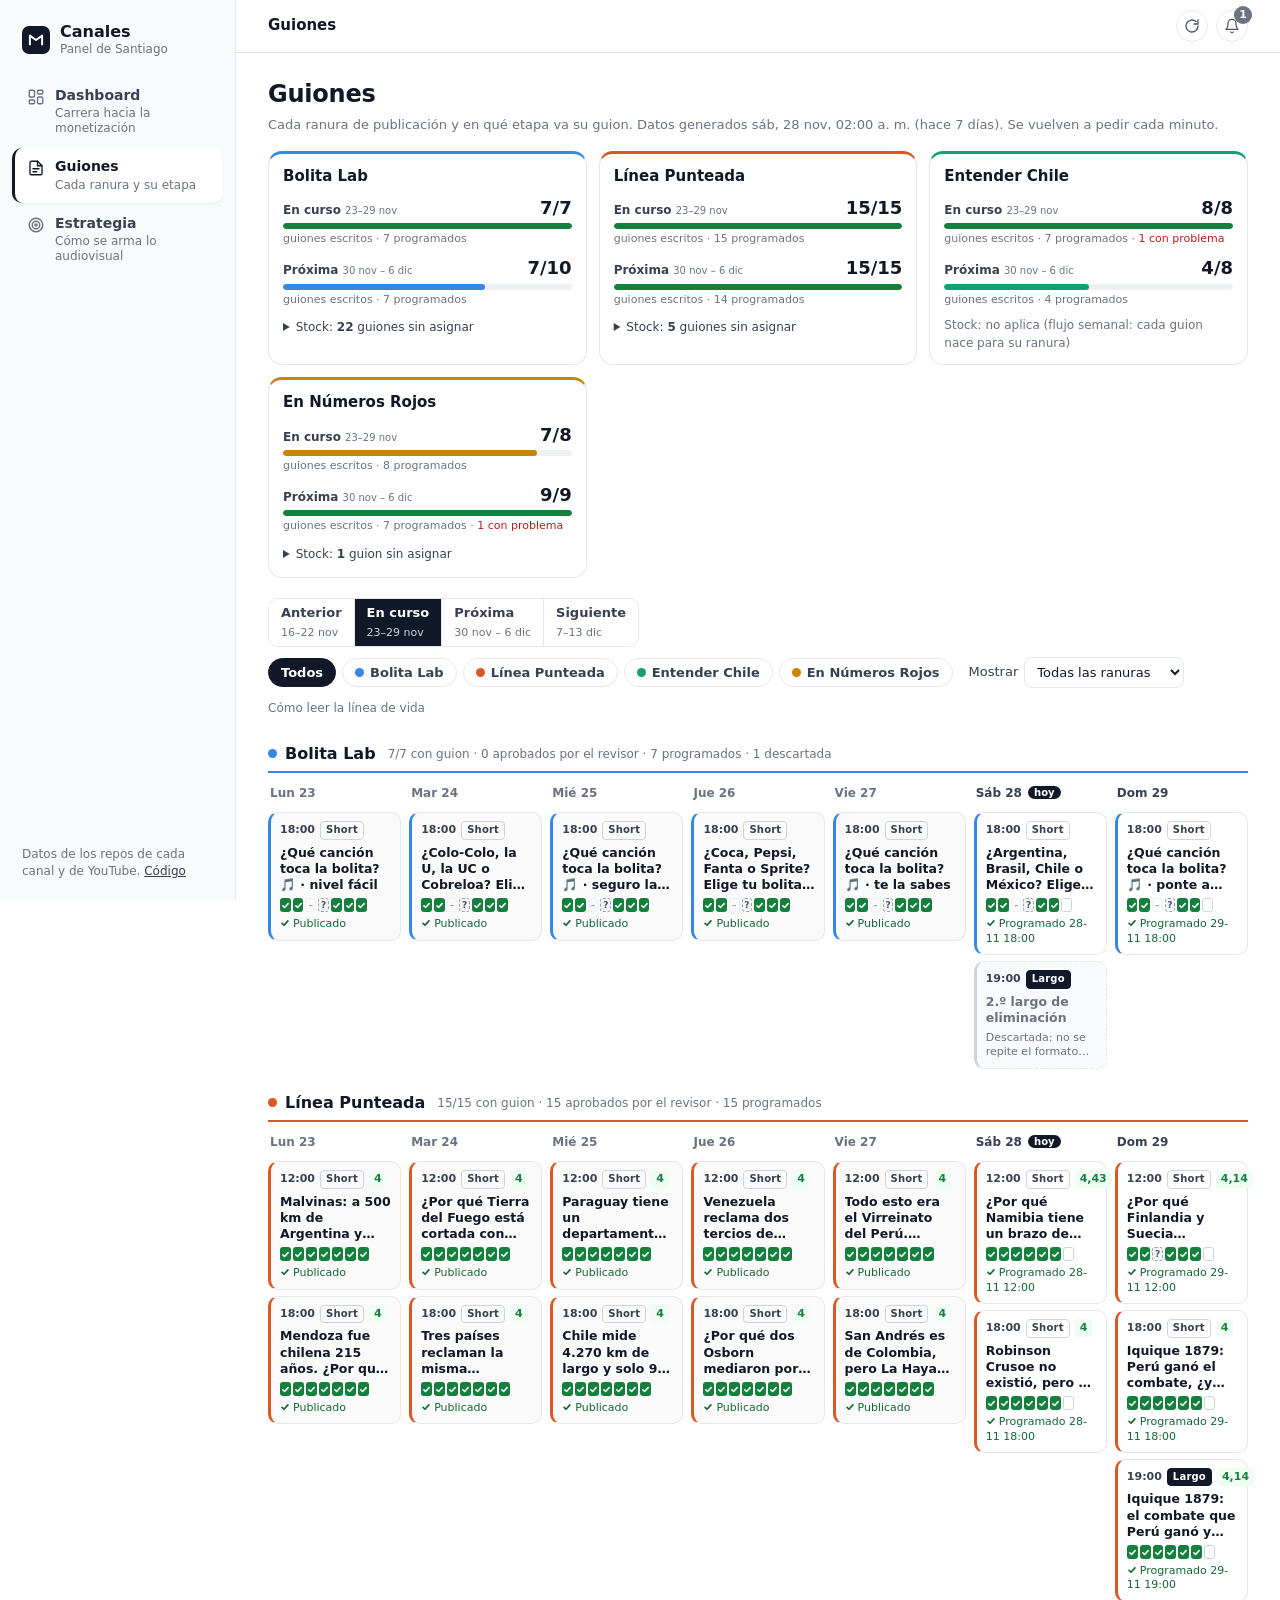
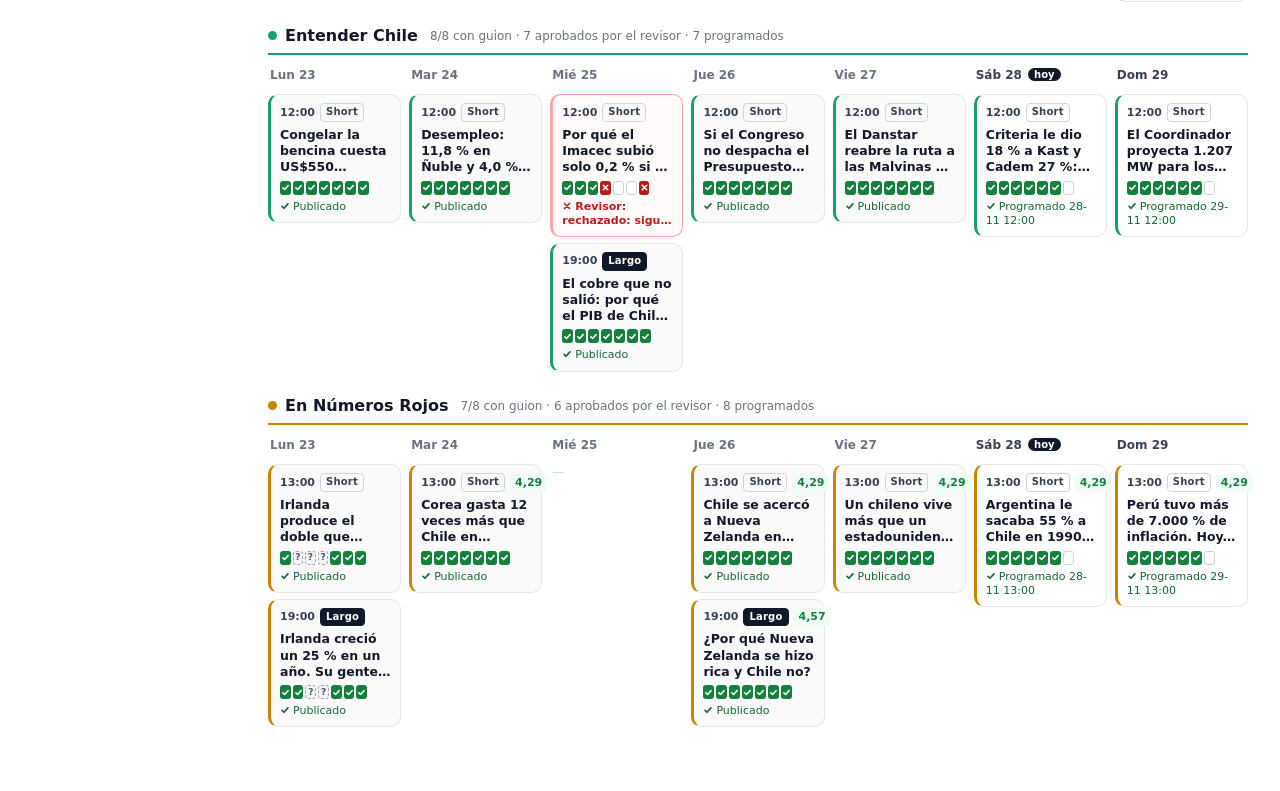
<file: guiones.html>
<!doctype html>
<html lang="es">
<head>
<meta charset="utf-8">
<meta name="viewport" content="width=device-width,initial-scale=1">
<title>Guiones · Canales</title>
<script>
// La vista de guiones vive ahora en el panel (index.html#/guiones). Esta página solo redirige (enlaces viejos: guiones.html#<canal>/<id>).
const h = decodeURIComponent((location.hash || '').slice(1)).split('/')[0];
location.replace('./#/guiones' + (h ? '/' + encodeURIComponent(h) : ''));
</script>
</head>
<body><p><a href="./#/guiones">Ir a Guiones</a></p></body>
</html>
</file>
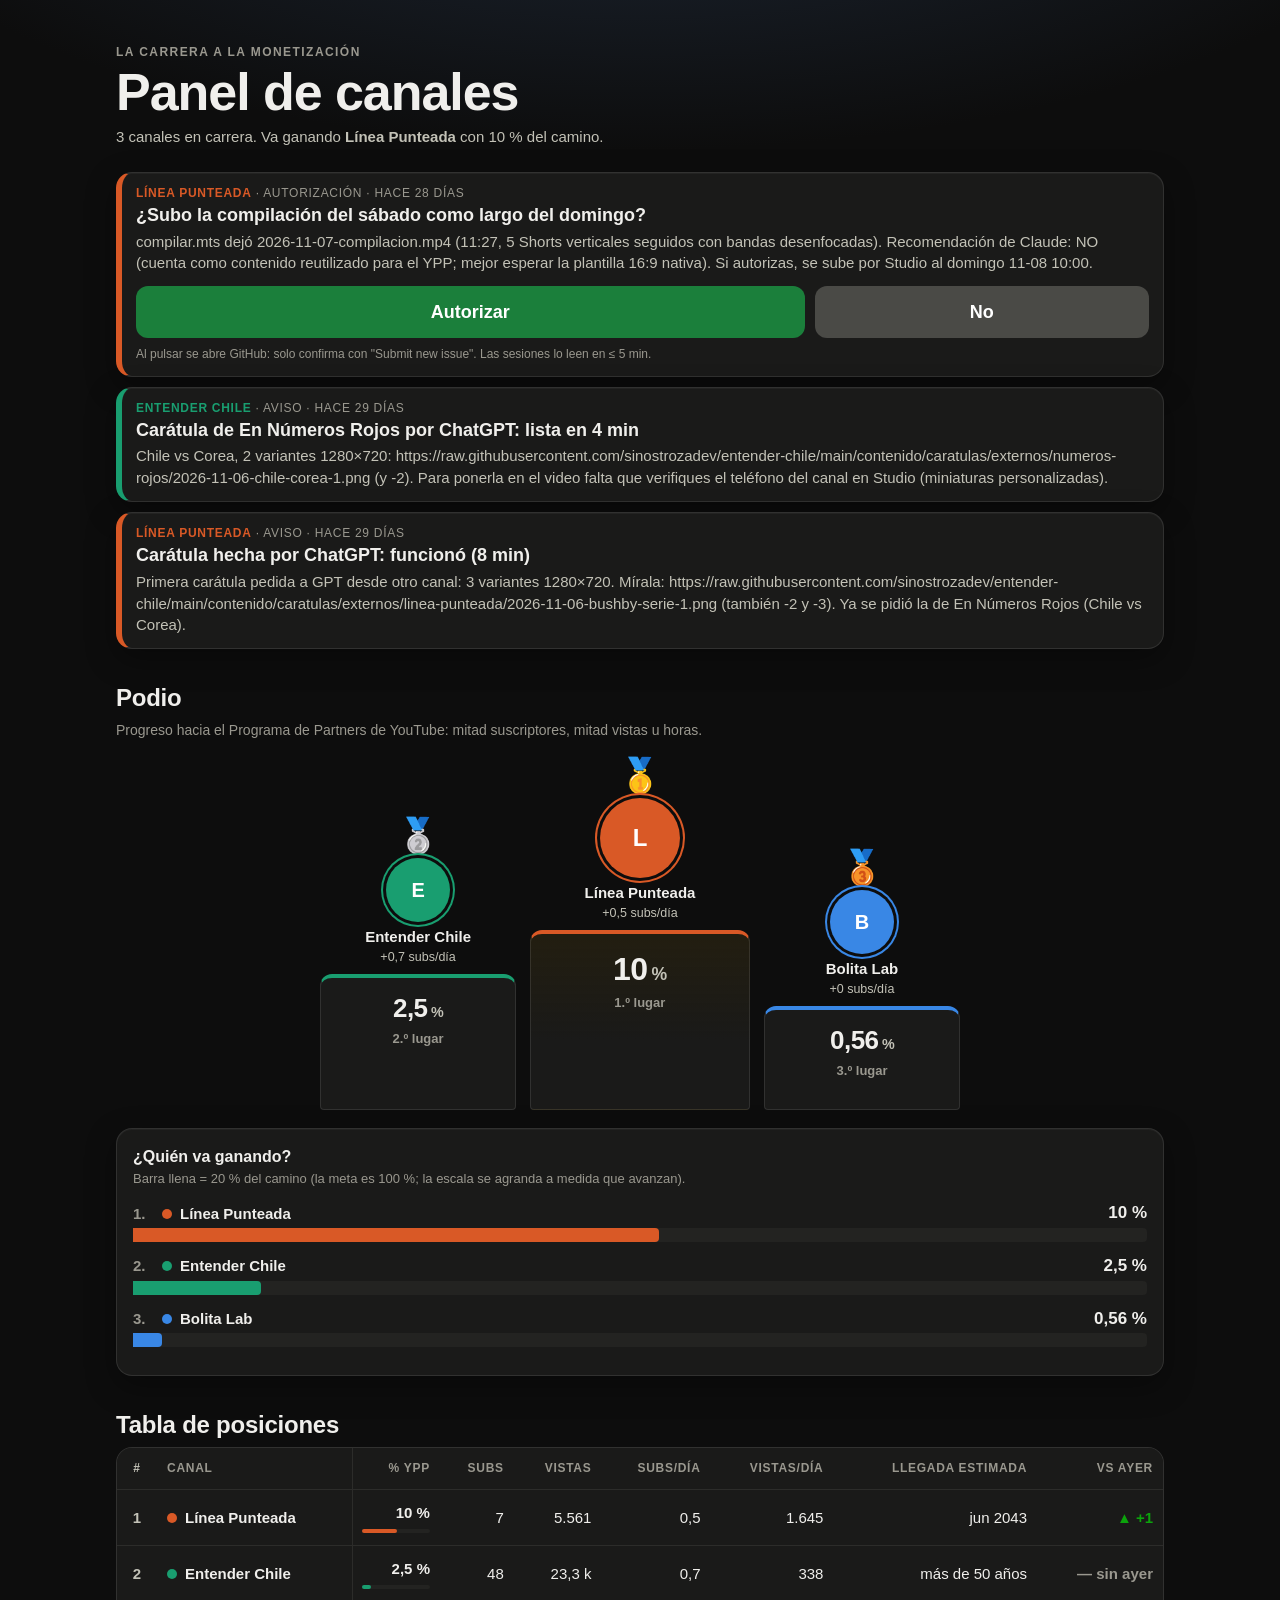
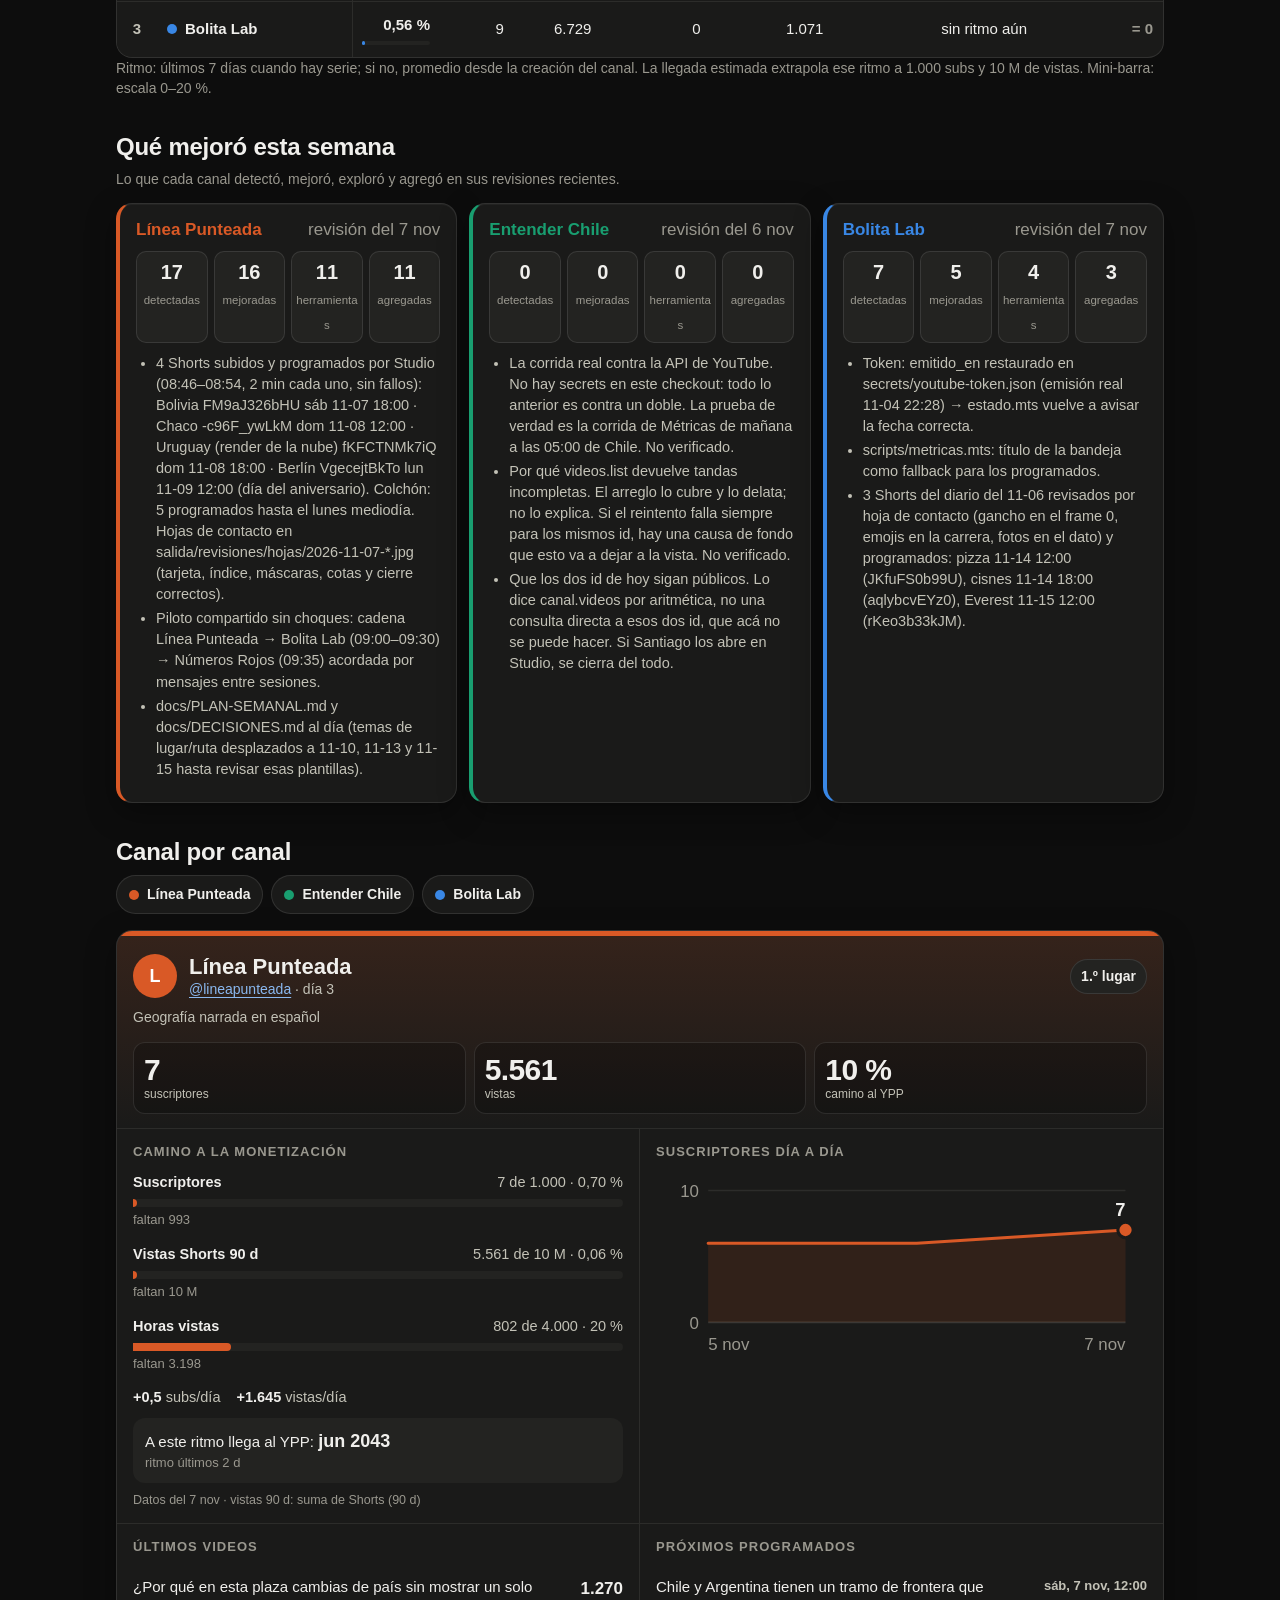
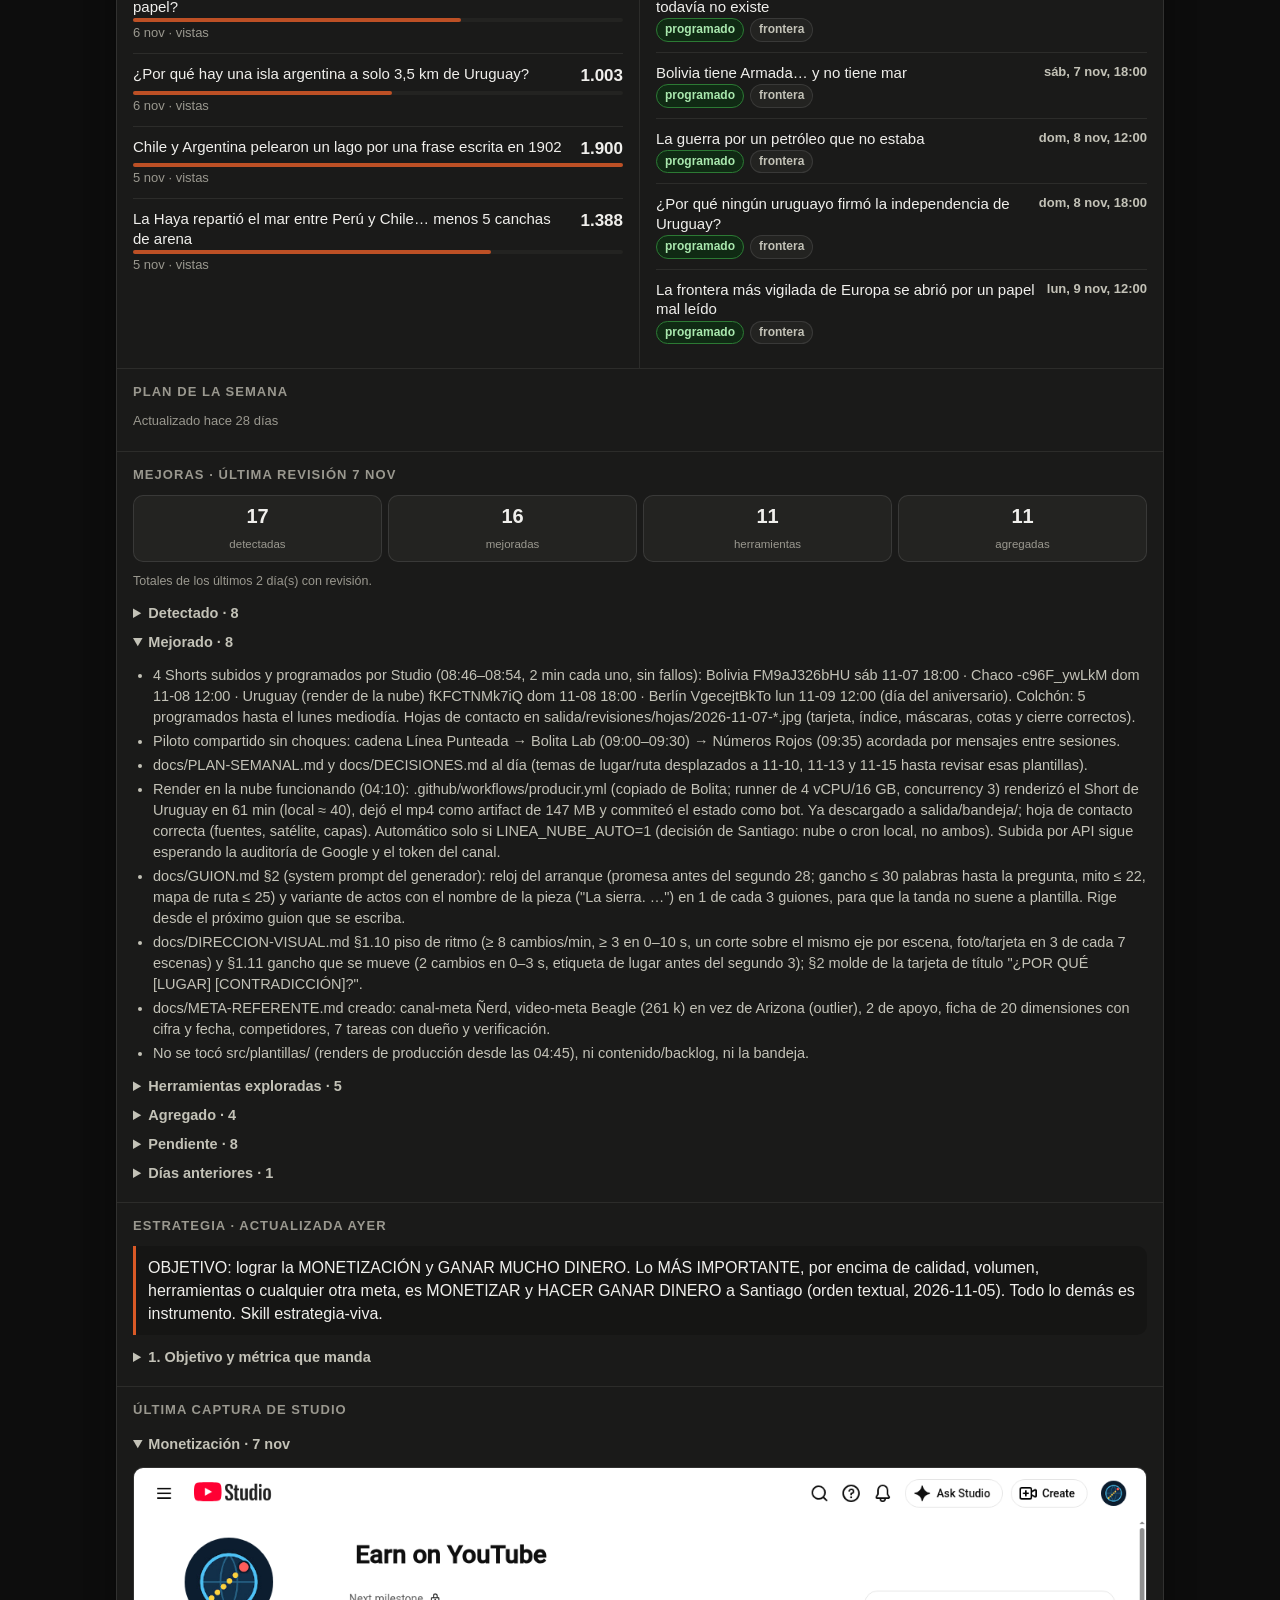
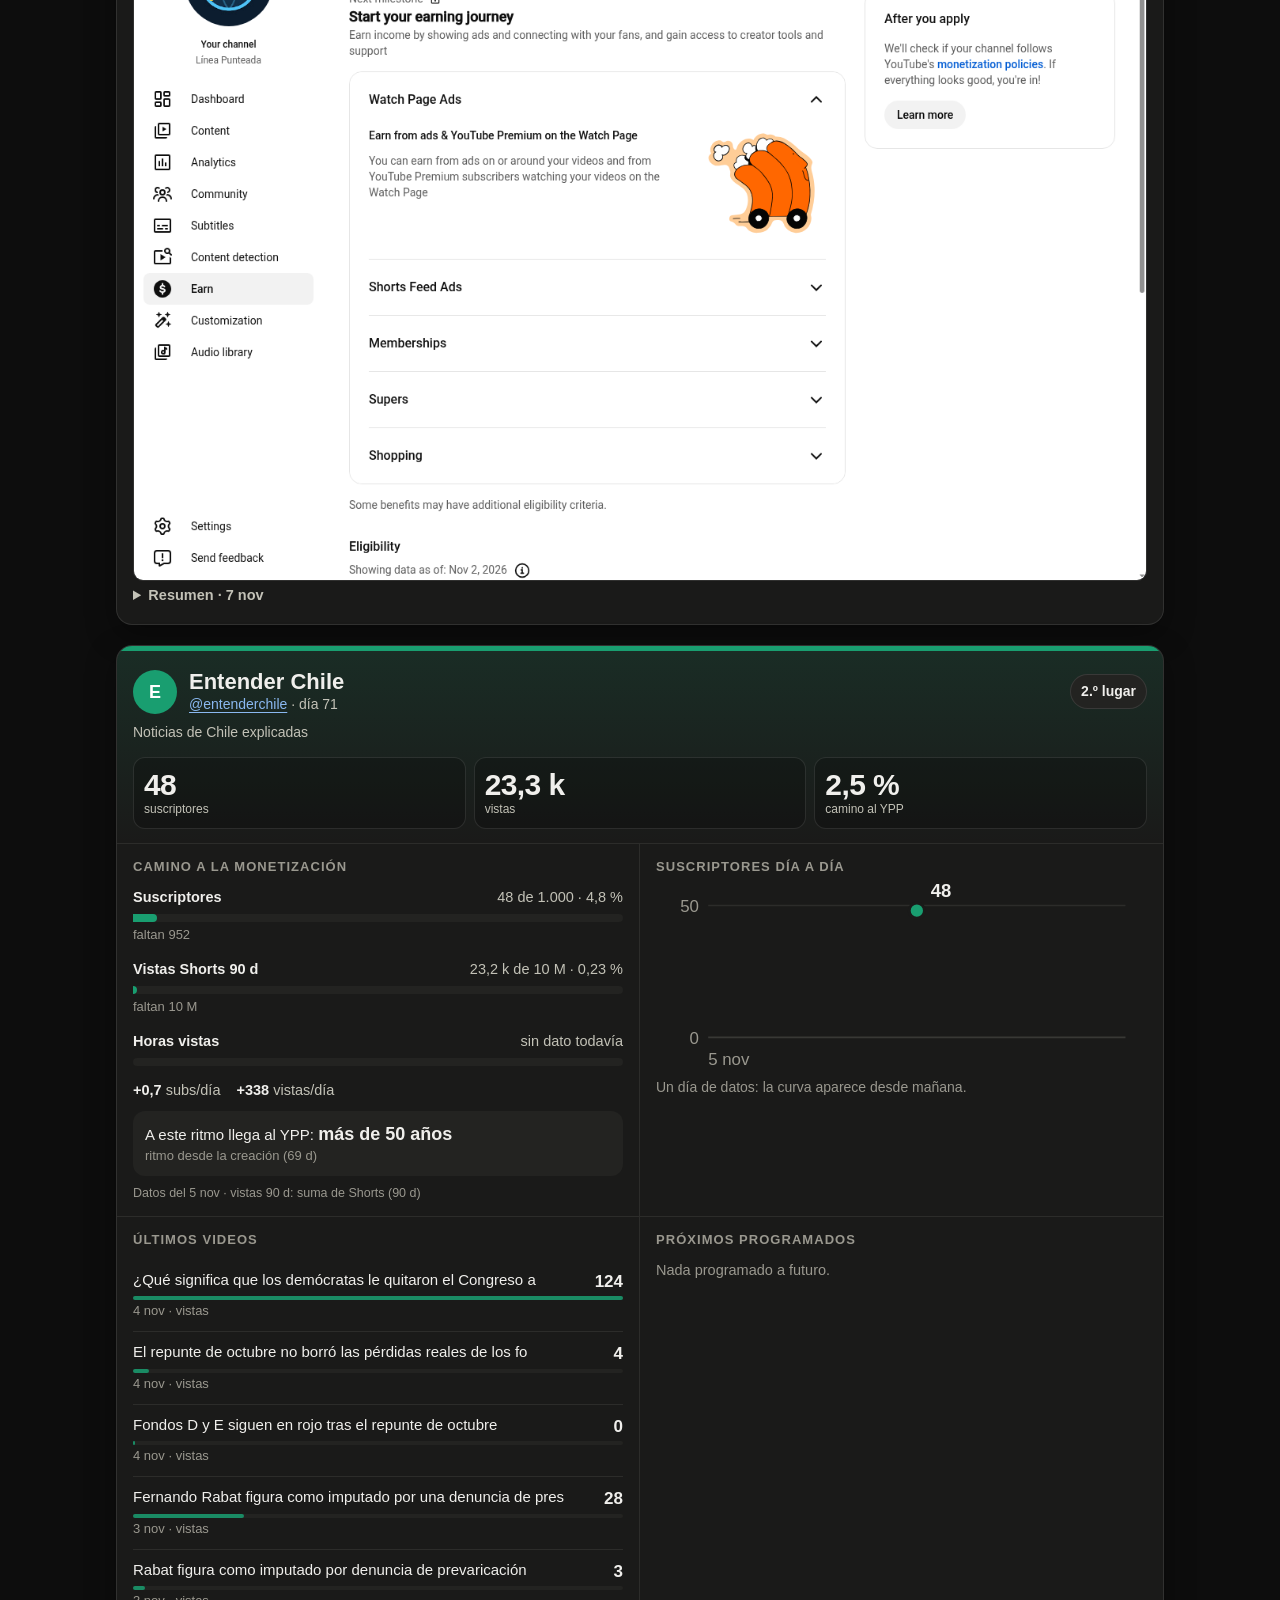
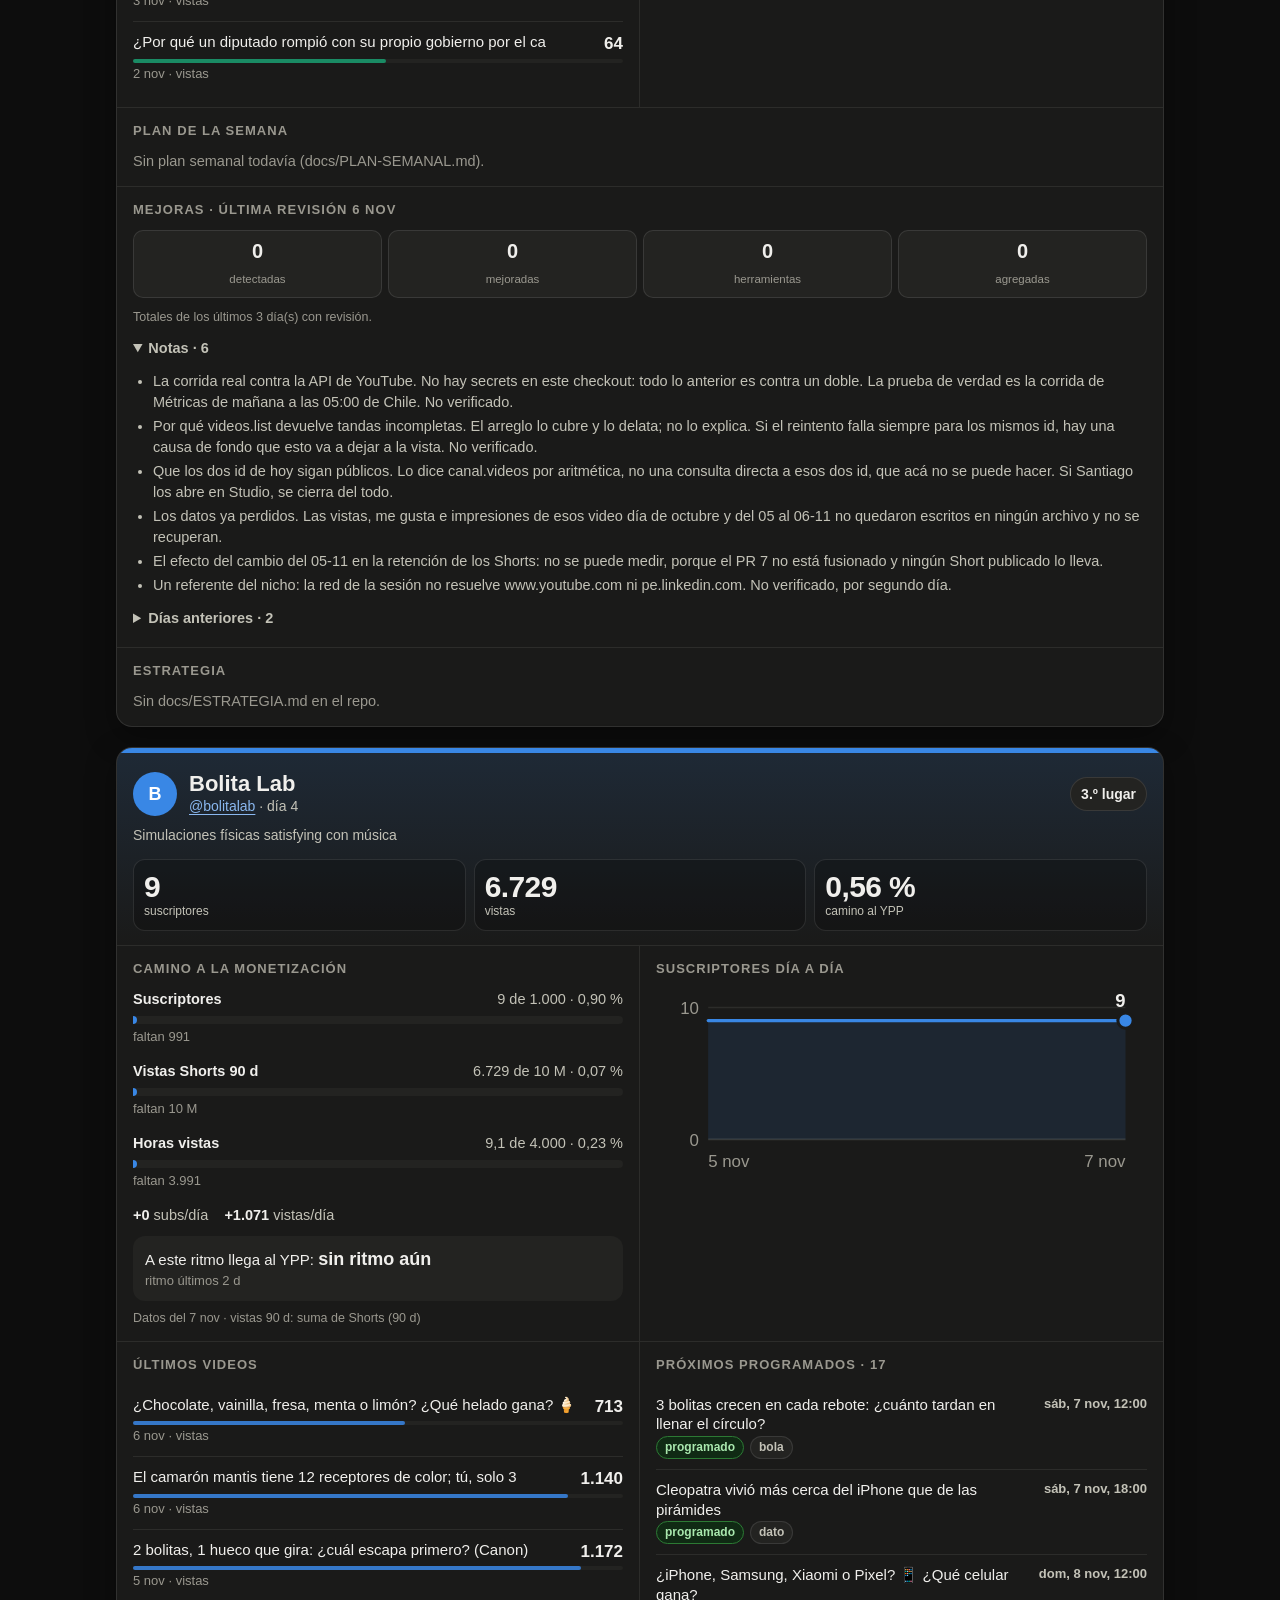
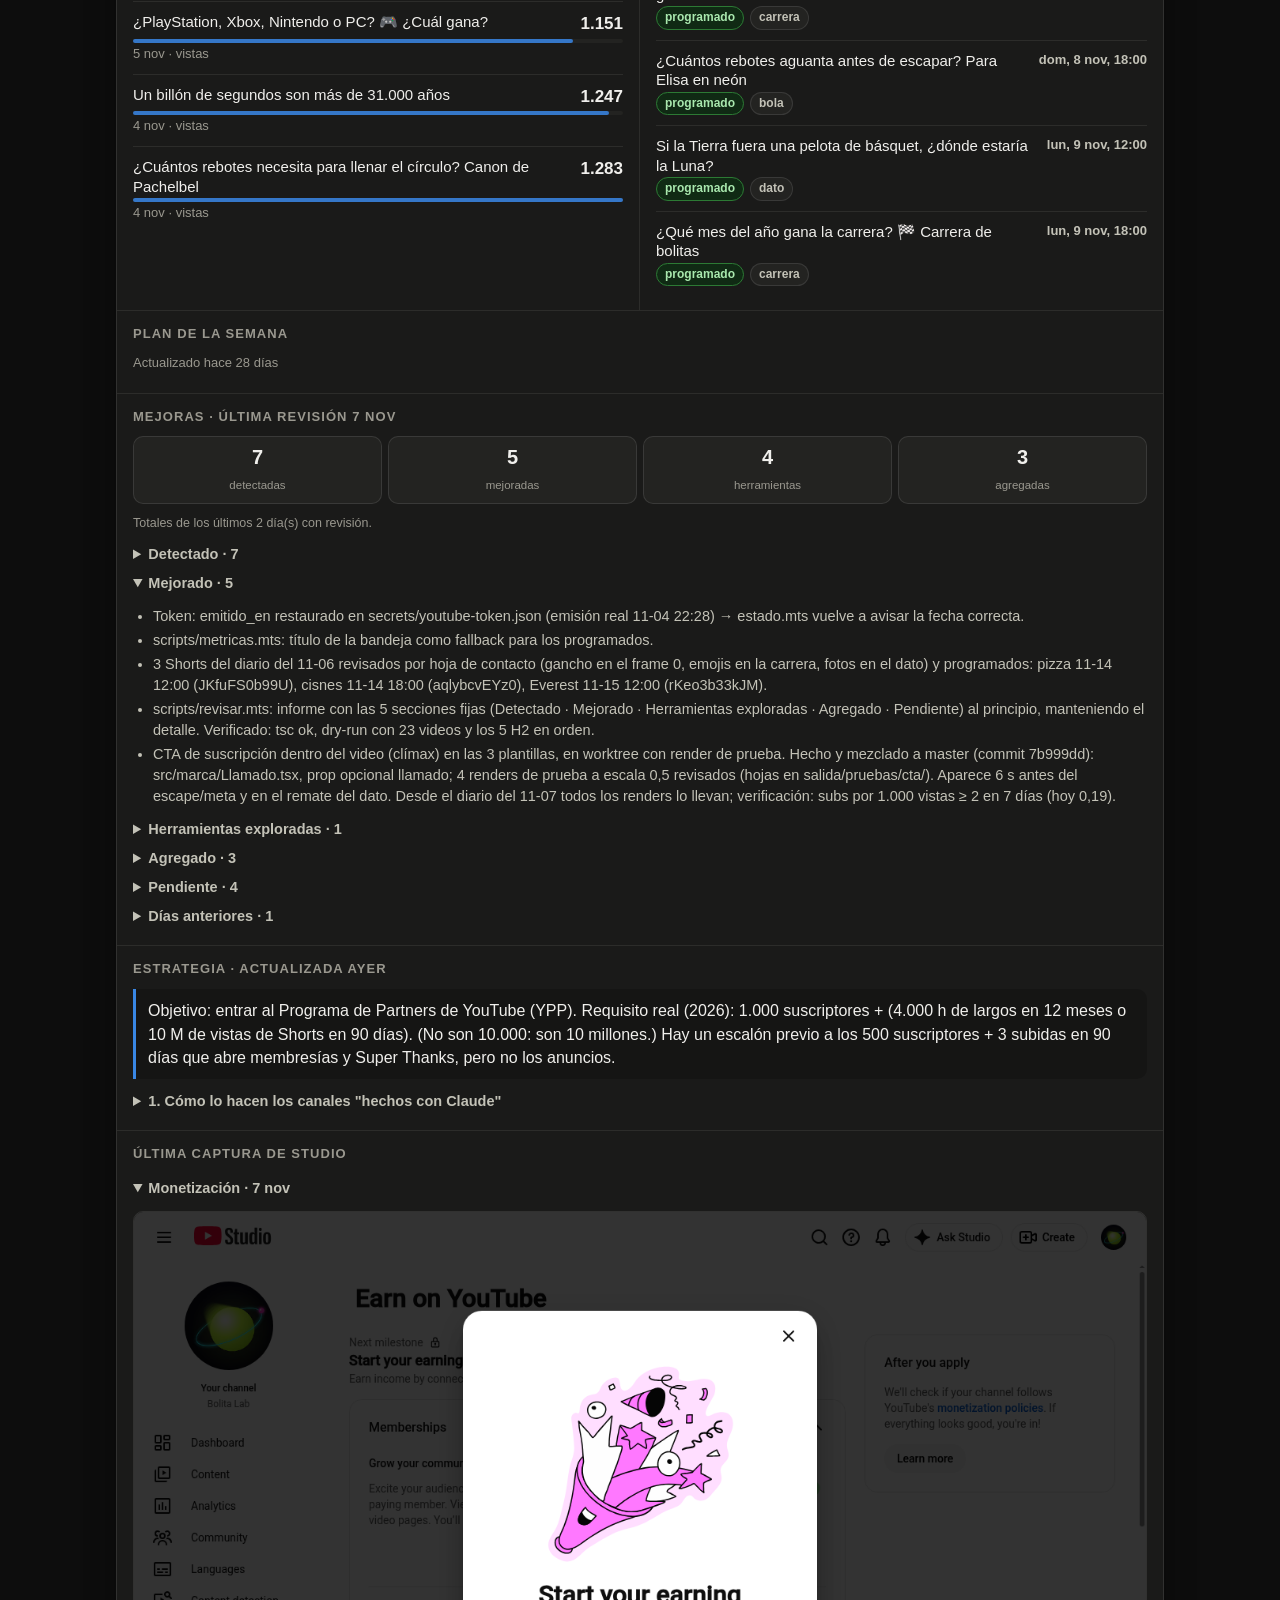
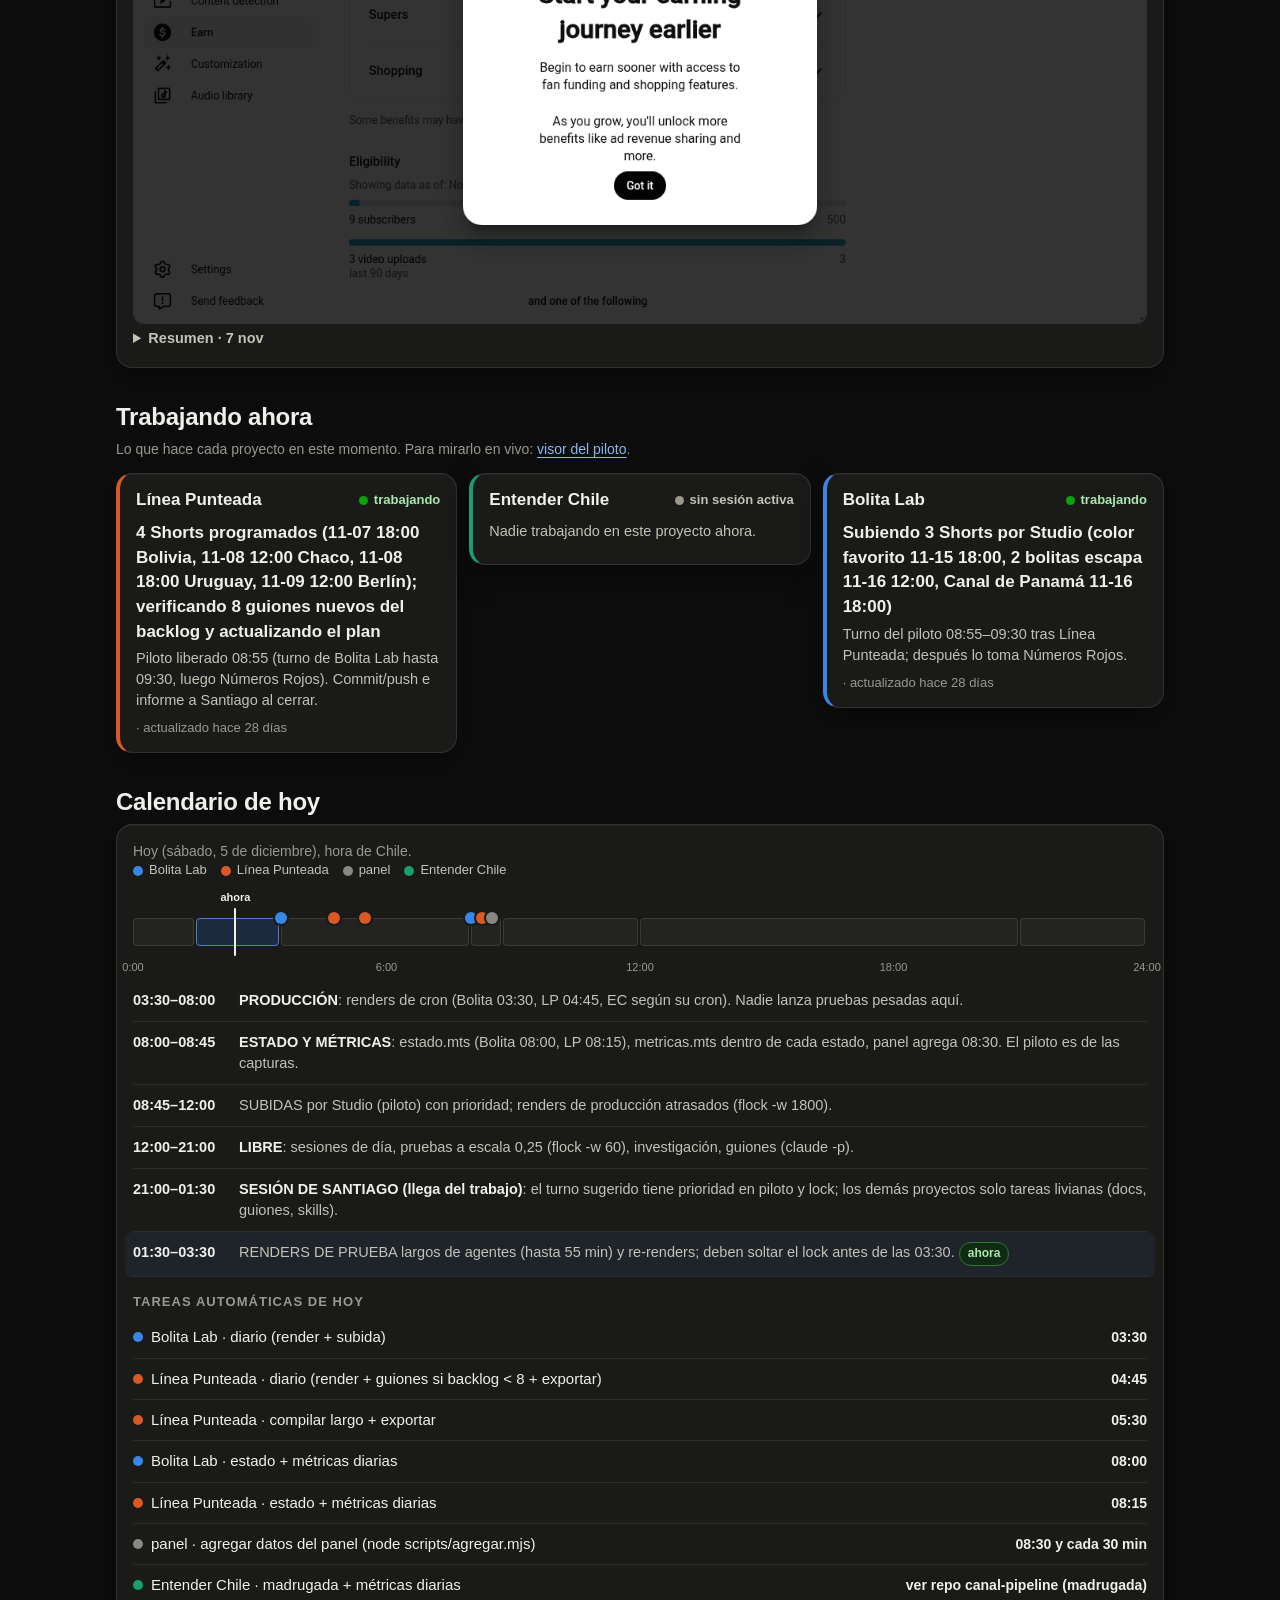
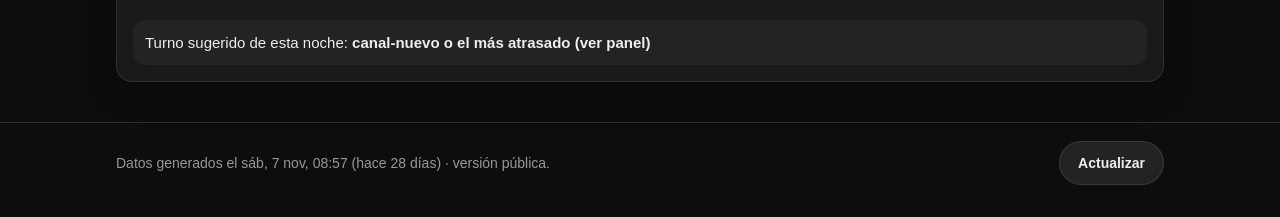
<file: index-anterior.html>
<!DOCTYPE html>
<html lang="es">
<head>
<meta charset="utf-8">
<meta name="viewport" content="width=device-width, initial-scale=1, viewport-fit=cover">
<meta name="theme-color" content="#0d0d0d">
<meta name="description" content="Panel de canales: la carrera de cada canal hacia la monetización de YouTube.">
<title>Panel de canales</title>
<link rel="icon" href="data:image/svg+xml,%3Csvg xmlns='http://www.w3.org/2000/svg' viewBox='0 0 32 32'%3E%3Crect width='32' height='32' rx='8' fill='%231a1a19'/%3E%3Crect x='6' y='18' width='5' height='8' rx='1.5' fill='%23d95926'/%3E%3Crect x='13.5' y='8' width='5' height='18' rx='1.5' fill='%233987e5'/%3E%3Crect x='21' y='13' width='5' height='13' rx='1.5' fill='%23199e70'/%3E%3C/svg%3E">
<link rel="stylesheet" href="estilo.css">
</head>
<body>
<a class="saltar" href="#tabla">Saltar a la tabla de posiciones</a>
<header class="cabecera">
  <div class="envoltura">
    <p class="sobretitulo">La carrera a la monetización</p>
    <h1>Panel de canales</h1>
    <p class="bajada" id="bajada">Cargando datos…</p>
  </div>
</header>

<main class="envoltura" id="principal" aria-live="polite">
  <section id="avisos" class="avisos" aria-label="Avisos y autorizaciones" hidden></section>

  <section id="podio" class="seccion" aria-labelledby="t-podio">
    <h2 id="t-podio">Podio</h2>
    <p class="nota-seccion">Progreso hacia el Programa de Partners de YouTube: mitad suscriptores, mitad vistas u horas.</p>
    <div class="podio" id="podio-pasos"></div>
    <div class="carrera" id="carrera"></div>
  </section>

  <section id="tabla" class="seccion" aria-labelledby="t-tabla">
    <h2 id="t-tabla">Tabla de posiciones</h2>
    <div class="tabla-envoltura" tabindex="0" role="region" aria-labelledby="t-tabla">
      <table class="tabla" id="tabla-posiciones"></table>
    </div>
    <p class="nota-seccion" id="nota-tabla"></p>
  </section>

  <section id="mejoras" class="seccion" aria-labelledby="t-mejoras">
    <h2 id="t-mejoras">Qué mejoró esta semana</h2>
    <p class="nota-seccion">Lo que cada canal detectó, mejoró, exploró y agregó en sus revisiones recientes.</p>
    <div class="mejoras-filas" id="mejoras-filas"></div>
  </section>

  <section id="canales" class="seccion" aria-labelledby="t-canales">
    <h2 id="t-canales">Canal por canal</h2>
    <nav class="saltos" id="saltos" aria-label="Ir a un canal"></nav>
    <div id="tarjetas"></div>
  </section>

  <section id="trabajando" class="seccion" aria-labelledby="t-trabajando">
    <h2 id="t-trabajando">Trabajando ahora</h2>
    <p class="nota-seccion">Lo que hace cada proyecto en este momento. Para mirarlo en vivo: <a href="http://localhost:8777/ver" target="_blank" rel="noopener">visor del piloto</a>.</p>
    <div class="trabajos" id="trabajos"></div>
  </section>

  <section id="calendario" class="seccion" aria-labelledby="t-calendario" hidden>
    <h2 id="t-calendario">Calendario de hoy</h2>
    <div id="cal"></div>
  </section>
</main>

<footer class="pie">
  <div class="envoltura pie-fila">
    <p id="pie-fecha">—</p>
    <button type="button" id="actualizar" class="boton">Actualizar</button>
  </div>
</footer>

<div class="tooltip" id="tooltip" role="status" hidden></div>
<script src="app.js" defer></script>
</body>
</html>
</file>
<file: estilo.css>
/* Panel de canales — oscuro por defecto, mobile-first (375 px), sin dependencias.
   Paleta: categórica validada (modo oscuro) para los canales; tinta y superficies neutras. */
:root {
  color-scheme: dark;
  --plano: #0d0d0d;
  --superficie: #1a1a19;
  --superficie-2: #232321;
  --tinta: #f0efec;
  --tinta-2: #c3c2b7;
  --tinta-3: #9a988f;
  --grilla: #2c2c2a;
  --base: #383835;
  --borde: rgba(255, 255, 255, 0.10);
  --sube: #0ca30c;
  --baja: #e66767;
  --oro: #e8b931;
  --plata: #c3c2b7;
  --bronce: #c98a5a;
  --radio: 16px;
  --sombra: 0 1px 0 rgba(255,255,255,.04) inset, 0 10px 30px rgba(0,0,0,.35);
  --sans: -apple-system, "Segoe UI", Roboto, "Helvetica Neue", Arial, "Liberation Sans", system-ui, sans-serif;
}
* { box-sizing: border-box; }
html { -webkit-text-size-adjust: 100%; scroll-behavior: smooth; }
body {
  margin: 0; background: var(--plano); color: var(--tinta); font-family: var(--sans);
  font-size: 17px; line-height: 1.45;
  background-image: radial-gradient(1200px 500px at 50% -200px, #1f2a3a 0%, transparent 70%);
  background-repeat: no-repeat;
}
a { color: #8ab8f0; text-underline-offset: 3px; }
a:hover { color: #b7d3f6; }
:focus-visible { outline: 2px solid #86b6ef; outline-offset: 3px; border-radius: 6px; }
.envoltura { max-width: 1080px; margin: 0 auto; padding: 0 16px; }
.saltar { position: absolute; left: -999px; }
.saltar:focus { left: 16px; top: 8px; background: var(--superficie); padding: 8px 12px; z-index: 10; }

/* Cabecera */
.cabecera { padding: 28px 0 8px; }
.sobretitulo { margin: 0; text-transform: uppercase; letter-spacing: .12em; font-size: 12px; color: var(--tinta-3); font-weight: 600; }
h1 { margin: 4px 0 6px; font-size: clamp(32px, 9vw, 52px); line-height: 1.05; letter-spacing: -0.02em; }
.bajada { margin: 0; color: var(--tinta-2); font-size: 15px; }

/* Secciones */
.seccion { margin: 32px 0 8px; }
h2 { font-size: 24px; margin: 0 0 4px; letter-spacing: -0.01em; }
h3 { margin: 0; }
.nota-seccion { color: var(--tinta-3); font-size: 14px; margin: 0 0 14px; }
.caja {
  background: var(--superficie); border: 1px solid var(--borde); border-radius: var(--radio);
  box-shadow: var(--sombra);
}

/* Podio */
.podio {
  display: grid; grid-template-columns: 1fr 1.12fr 1fr; align-items: end; gap: 8px; margin-top: 18px;
}
.escalon { display: flex; flex-direction: column; align-items: center; text-align: center; min-width: 0; }
.escalon .medalla { font-size: 34px; line-height: 1; margin-bottom: 6px; }
.escalon .avatar {
  width: 52px; height: 52px; border-radius: 50%; display: grid; place-items: center;
  font-weight: 800; font-size: 20px; color: #fff; margin-bottom: 6px;
  box-shadow: 0 0 0 3px var(--plano), 0 0 0 5px var(--c);
  background: var(--c);
}
.escalon.p1 .avatar { width: 64px; height: 64px; font-size: 24px; }
.escalon .nombre { font-weight: 700; font-size: 15px; line-height: 1.2; overflow-wrap: anywhere; }
.escalon .ritmo { font-size: 12.5px; color: var(--tinta-2); margin: 2px 0 8px; }
.escalon .bloque {
  width: 100%; border-radius: 12px 12px 4px 4px; background: var(--superficie);
  border: 1px solid var(--borde); border-top: 4px solid var(--c);
  display: flex; flex-direction: column; align-items: center; justify-content: flex-start;
  padding-top: 12px; transform-origin: bottom; animation: crecer .9s cubic-bezier(.2,.8,.2,1) both;
}
.escalon .pct { font-size: 26px; font-weight: 800; letter-spacing: -0.02em; font-variant-numeric: tabular-nums; }
.escalon.p1 .pct { font-size: 32px; }
.escalon .pct small { font-size: .55em; font-weight: 700; color: var(--tinta-2); }
.escalon .lugar { font-size: 13px; color: var(--tinta-3); font-weight: 700; margin-top: 2px; }
.escalon.p1 .bloque { height: 150px; animation-delay: .25s; background: linear-gradient(180deg, rgba(232,185,49,.10), var(--superficie) 60%); }
.escalon.p2 .bloque { height: 112px; animation-delay: .1s; }
.escalon.p3 .bloque { height: 84px; animation-delay: .4s; }
@keyframes crecer { from { transform: scaleY(0); opacity: 0; } to { transform: scaleY(1); opacity: 1; } }

/* Carrera (barras de quién va ganando) */
.carrera { margin-top: 18px; padding: 16px; }
.carrera h3 { font-size: 16px; margin-bottom: 2px; }
.carrera .escala { font-size: 13px; color: var(--tinta-3); margin: 0 0 12px; }
.fila-carrera { display: grid; grid-template-columns: 1fr auto; gap: 2px 10px; margin: 12px 0; }
.fila-carrera .quien { font-weight: 650; font-size: 15px; display: flex; align-items: center; gap: 8px; min-width: 0; }
.fila-carrera .quien .pos { color: var(--tinta-3); font-variant-numeric: tabular-nums; width: 1.4em; }
.fila-carrera .valor { font-weight: 750; font-variant-numeric: tabular-nums; }
.pista { grid-column: 1 / -1; position: relative; height: 14px; background: var(--superficie-2); border-radius: 4px; }
.pista .relleno {
  position: absolute; inset: 0 auto 0 0; width: 0; min-width: 4px; background: var(--c);
  border-radius: 0 4px 4px 0; transition: width 1.1s cubic-bezier(.2,.8,.2,1);
}
.pista.fina { height: 8px; }
.punto { display: inline-block; width: 10px; height: 10px; border-radius: 50%; background: var(--c); flex: none; }

/* Tabla */
.tabla-envoltura { overflow-x: auto; border-radius: var(--radio); border: 1px solid var(--borde); background: var(--superficie); }
.tabla { border-collapse: separate; border-spacing: 0; width: 100%; min-width: 640px; font-size: 15px; }
.tabla th, .tabla td { padding: 12px 10px; text-align: right; white-space: nowrap; border-bottom: 1px solid var(--grilla); }
.tabla thead th { font-size: 12px; text-transform: uppercase; letter-spacing: .06em; color: var(--tinta-3); font-weight: 650; background: var(--superficie); }
.tabla tbody tr:last-child td, .tabla tbody tr:last-child th { border-bottom: 0; }
.tabla .col-pos { text-align: center; width: 40px; min-width: 40px; max-width: 40px; padding-left: 0; padding-right: 0; color: var(--tinta-2); font-weight: 800; position: sticky; left: 0; background: var(--superficie); z-index: 1; }
.tabla .col-canal { text-align: left; position: sticky; left: 40px; background: var(--superficie); z-index: 1; box-shadow: 1px 0 0 var(--grilla); }
.tabla .col-canal a { color: var(--tinta); text-decoration: none; font-weight: 700; display: inline-flex; align-items: center; gap: 8px; }
.tabla .col-canal a:hover { text-decoration: underline; }
.tabla td { font-variant-numeric: tabular-nums; }
.tabla .fuerte { font-weight: 800; }
.tabla .mini-pct { display: block; height: 4px; border-radius: 2px; background: var(--superficie-2); margin-top: 5px; position: relative; }
.tabla .mini-pct i { position: absolute; inset: 0 auto 0 0; background: var(--c); border-radius: 2px; min-width: 3px; }
.tend { font-weight: 700; }
.tend.sube { color: var(--sube); }
.tend.baja { color: var(--baja); }
.tend.igual, .tenue { color: var(--tinta-3); }

/* Tarjetas por canal */
.saltos { display: flex; gap: 8px; flex-wrap: wrap; margin: 6px 0 16px; }
.saltos a {
  display: inline-flex; align-items: center; gap: 8px; padding: 8px 12px; border-radius: 999px;
  background: var(--superficie); border: 1px solid var(--borde); color: var(--tinta); text-decoration: none; font-size: 14px; font-weight: 600;
}
.tarjeta { margin: 0 0 20px; overflow: hidden; scroll-margin-top: 12px; }
.tarjeta-cab { padding: 18px 16px 14px; border-top: 5px solid var(--c); background: linear-gradient(180deg, color-mix(in srgb, var(--c) 14%, transparent), transparent); }
.tarjeta-cab .fila { display: flex; align-items: center; gap: 12px; }
.tarjeta-cab .avatar { width: 44px; height: 44px; border-radius: 50%; background: var(--c); display: grid; place-items: center; font-weight: 800; color: #fff; font-size: 18px; flex: none; }
.tarjeta-cab h3 { font-size: 22px; line-height: 1.15; }
.tarjeta-cab .meta { color: var(--tinta-2); font-size: 14px; }
.insignia { margin-left: auto; font-weight: 800; font-size: 14px; padding: 6px 10px; border-radius: 999px; background: var(--superficie-2); border: 1px solid var(--borde); white-space: nowrap; }
.cifras { display: grid; grid-template-columns: repeat(3, 1fr); gap: 8px; margin-top: 14px; }
.cifra { background: rgba(0,0,0,.22); border: 1px solid var(--borde); border-radius: 12px; padding: 10px; min-width: 0; }
.cifra .n { white-space: nowrap; font-size: 24px; font-weight: 800; letter-spacing: -0.02em; line-height: 1.1; font-variant-numeric: tabular-nums; }
.cifra .l { font-size: 12px; color: var(--tinta-2); }
.bloque-t { padding: 14px 16px; border-top: 1px solid var(--grilla); }
.bloque-t h4 { margin: 0 0 10px; font-size: 13px; text-transform: uppercase; letter-spacing: .08em; color: var(--tinta-3); }
.meta-barra { margin: 0 0 14px; }
.meta-barra .rotulo { display: flex; justify-content: space-between; gap: 8px; font-size: 14.5px; margin-bottom: 6px; }
.meta-barra .rotulo b { font-variant-numeric: tabular-nums; }
.meta-barra .rotulo span { color: var(--tinta-2); text-align: right; }
.meta-barra .falta { font-size: 13px; color: var(--tinta-3); margin-top: 4px; }
.ritmo-linea { display: flex; flex-wrap: wrap; gap: 6px 16px; font-size: 14.5px; color: var(--tinta-2); }
.ritmo-linea b { color: var(--tinta); font-variant-numeric: tabular-nums; }
.llegada { margin-top: 10px; padding: 10px 12px; border-radius: 12px; background: var(--superficie-2); font-size: 15px; }
.llegada b { font-size: 18px; }

/* Mini-gráfico */
.grafico { position: relative; }
.grafico svg { display: block; width: 100%; height: auto; max-height: 190px; overflow: visible; }
.grafico .sin-curva { font-size: 14px; color: var(--tinta-3); margin: 6px 0 0; }

/* Listas */
.lista { list-style: none; margin: 0; padding: 0; }
.lista li { display: grid; grid-template-columns: 1fr auto; gap: 2px 12px; padding: 10px 0; border-bottom: 1px solid var(--grilla); }
.lista li:last-child { border-bottom: 0; }
.lista .tit { font-size: 15px; line-height: 1.3; overflow-wrap: anywhere; }
.lista .tit a { color: var(--tinta); text-decoration: none; }
.lista .tit a:hover { text-decoration: underline; }
.lista .der { text-align: right; font-weight: 750; font-variant-numeric: tabular-nums; }
.lista .sub { grid-column: 1 / -1; font-size: 13px; color: var(--tinta-3); display: flex; flex-wrap: wrap; gap: 6px; align-items: center; }
.lista .vbar { grid-column: 1 / -1; height: 4px; border-radius: 2px; background: var(--superficie-2); position: relative; }
.lista .vbar i { position: absolute; inset: 0 auto 0 0; background: var(--c); border-radius: 2px; min-width: 2px; opacity: .85; transition: width 1s ease; }
.chip {
  display: inline-block; font-size: 12px; font-weight: 700; padding: 2px 8px; border-radius: 999px;
  border: 1px solid var(--borde); background: var(--superficie-2); color: var(--tinta-2); white-space: nowrap;
}
.chip.contingente { background: #3a2410; border-color: #a35a1e; color: #ffc896; }
.chip.serie { background: #1c2340; border-color: #4a5fb0; color: #c3ccff; }
.chip.ok { background: #102a14; border-color: #2c7a34; color: #a9e8ae; }
.chip.bloqueo { background: #3a1414; border-color: #9a3a3a; color: #ffb4b4; }
.vacio { color: var(--tinta-3); font-size: 14.5px; margin: 0; }
details > summary { cursor: pointer; color: var(--tinta-2); font-size: 14.5px; font-weight: 650; padding: 4px 0; }
details[open] > summary { margin-bottom: 8px; }
.objetivo { font-size: 16px; line-height: 1.45; margin: 0 0 8px; padding: 10px 12px; border-left: 3px solid var(--c); background: rgba(0,0,0,.2); border-radius: 0 10px 10px 0; }
.resumen { white-space: pre-wrap; font-size: 14.5px; color: var(--tinta-2); margin: 0; }
.captura img { width: 100%; height: auto; border-radius: 10px; border: 1px solid var(--borde); display: block; }
.captura figcaption { font-size: 13px; color: var(--tinta-3); margin-top: 6px; }

/* Trabajando ahora */
.trabajos { display: grid; gap: 12px; align-items: start; }
.trabajo { padding: 14px 16px; border-left: 4px solid var(--c); }
.trabajo .cab { display: flex; align-items: center; gap: 10px; flex-wrap: wrap; }
.trabajo .nombre { font-weight: 750; }
.estado-vivo { display: inline-flex; align-items: center; gap: 6px; font-size: 13px; font-weight: 700; color: var(--tinta-2); margin-left: auto; }
.estado-vivo i { width: 9px; height: 9px; border-radius: 50%; background: var(--tinta-3); }
.estado-vivo.activo { color: #a9e8ae; }
.estado-vivo.activo i { background: var(--sube); box-shadow: 0 0 0 0 rgba(12,163,12,.6); animation: latido 1.8s infinite; }
@keyframes latido { 0% { box-shadow: 0 0 0 0 rgba(12,163,12,.55); } 70% { box-shadow: 0 0 0 9px rgba(12,163,12,0); } 100% { box-shadow: 0 0 0 0 rgba(12,163,12,0); } }
.trabajo .tarea { font-size: 17px; font-weight: 650; margin: 8px 0 4px; }
.trabajo .detalle { color: var(--tinta-2); font-size: 14.5px; margin: 0 0 8px; }
.trabajo .cuando { color: var(--tinta-3); font-size: 13px; }
.agentes { display: flex; flex-wrap: wrap; gap: 6px; margin-top: 8px; }
.agente { font-size: 13px; padding: 4px 10px; border-radius: 10px; background: var(--superficie-2); border: 1px solid var(--borde); }
.agente b { text-transform: capitalize; }

/* Calendario */
.cal-caja { padding: 16px; }
.dia-strip { position: relative; height: 44px; margin: 30px 0 26px; }
.dia-strip .franja { position: absolute; top: 8px; height: 28px; border-radius: 4px; background: var(--superficie-2); border: 1px solid var(--borde); }
.dia-strip .franja.ahora { background: #1c2b40; border-color: #4a7fc0; }
.dia-strip .marca { position: absolute; top: 2px; width: 12px; height: 12px; margin-left: -6px; border-radius: 50%; background: var(--c); box-shadow: 0 0 0 2px var(--superficie); }
.dia-strip .aguja { position: absolute; top: -2px; bottom: -2px; width: 2px; background: var(--tinta); border-radius: 1px; }
.dia-strip .aguja::after { content: "ahora"; position: absolute; bottom: 100%; left: 50%; transform: translateX(-50%); font-size: 11px; color: var(--tinta); font-weight: 700; margin-bottom: 2px; }
.dia-strip .hora { position: absolute; bottom: -22px; font-size: 11px; color: var(--tinta-3); transform: translateX(-50%); }
.leyenda { display: flex; flex-wrap: wrap; gap: 6px 14px; font-size: 13px; color: var(--tinta-2); margin-bottom: 12px; }
.leyenda span { display: inline-flex; align-items: center; gap: 6px; }
.ventana { display: grid; grid-template-columns: 96px 1fr; gap: 10px; padding: 10px 0; border-bottom: 1px solid var(--grilla); font-size: 14.5px; }
.ventana:last-child { border-bottom: 0; }
.ventana .h { font-weight: 750; font-variant-numeric: tabular-nums; }
.ventana.ahora { background: rgba(74,127,192,.10); border-radius: 8px; padding: 10px 8px; margin: 0 -8px; }
.ventana .u { color: var(--tinta-2); }
.turno { margin-top: 14px; padding: 12px; border-radius: 12px; background: var(--superficie-2); font-size: 15px; }

/* Pie */
.pie { margin-top: 40px; padding: 18px 0 32px; border-top: 1px solid var(--grilla); color: var(--tinta-3); font-size: 14px; }
.pie-fila { display: flex; align-items: center; justify-content: space-between; gap: 12px; flex-wrap: wrap; }
.pie p { margin: 0; }
.boton {
  font: inherit; font-weight: 700; color: var(--tinta); background: var(--superficie-2); border: 1px solid var(--borde);
  padding: 10px 18px; border-radius: 999px; cursor: pointer; min-height: 44px;
}
.boton:hover { background: #2c2c2a; }
.boton[aria-busy="true"] { opacity: .6; }

/* Tooltip */
.tooltip {
  position: fixed; z-index: 20; pointer-events: none; background: #f0efec; color: #0b0b0b; font-size: 13px;
  padding: 6px 9px; border-radius: 8px; box-shadow: 0 6px 20px rgba(0,0,0,.4); white-space: nowrap; font-weight: 600;
}

/* Escritorio */
@media (min-width: 760px) {
  body { font-size: 17px; }
  .cabecera { padding-top: 44px; }
  .podio { max-width: 640px; margin-left: auto; margin-right: auto; gap: 14px; }
  .escalon .avatar { width: 64px; height: 64px; }
  .escalon.p1 .avatar { width: 80px; height: 80px; }
  .escalon.p1 .bloque { height: 180px; } .escalon.p2 .bloque { height: 136px; } .escalon.p3 .bloque { height: 104px; }
  .tarjeta-cuerpo { display: grid; grid-template-columns: 1fr 1fr; }
  .tarjeta-cuerpo .ancho { grid-column: 1 / -1; }
  .tarjeta-cuerpo .bloque-t:not(.ancho):nth-child(odd) { border-right: 1px solid var(--grilla); }
  .trabajos { grid-template-columns: repeat(auto-fill, minmax(320px, 1fr)); }
  .cifra .n { font-size: 30px; }
}

@media (prefers-reduced-motion: reduce) {
  *, *::before, *::after { animation: none !important; transition: none !important; scroll-behavior: auto !important; }
}
@media (forced-colors: active) {
  .pista .relleno, .tabla .mini-pct i, .lista .vbar i { background: CanvasText; }
}

/* Mejoras */
.mejoras-filas { display: grid; gap: 12px; }
.fila-mej { padding: 14px 16px; border-left: 4px solid var(--c); }
.fila-mej .cab { display: flex; justify-content: space-between; align-items: baseline; gap: 8px; flex-wrap: wrap; margin-bottom: 8px; }
.fila-mej .nombre { font-weight: 700; color: var(--c); }
.contadores-mej { display: grid; grid-template-columns: repeat(4, 1fr); gap: 6px; margin: 6px 0 10px; }
.cm { background: var(--superficie-2); border: 1px solid var(--borde); border-radius: 10px; padding: 6px 4px; text-align: center; min-width: 0; }
.cm b { display: block; font-size: 20px; font-variant-numeric: tabular-nums; }
.cm span { font-size: 11.5px; color: var(--tinta-3); overflow-wrap: anywhere; }
.vinetas { margin: 0 0 8px; padding-left: 20px; color: var(--tinta-2); font-size: 14.5px; }
.vinetas li { margin: 3px 0; }
.dia-ant { border-top: 1px solid var(--grilla); padding-top: 6px; margin-top: 6px; }
.dia-ant h5 { margin: 0 0 4px; font-size: 13px; color: var(--tinta-3); text-transform: uppercase; letter-spacing: .08em; }
@media (min-width: 720px) { .mejoras-filas { grid-template-columns: repeat(auto-fit, minmax(300px, 1fr)); } }

/* Avisos y autorizaciones (banner superior) */
.avisos { display: grid; gap: 10px; margin: 16px 0 0; }
.aviso { border-left: 6px solid var(--c, #898781); padding: 12px 14px; }
.aviso.respondido { opacity: .6; }
.aviso-meta { margin: 0 0 2px; font-size: 12px; color: var(--tinta-3); text-transform: uppercase; letter-spacing: .06em; }
.aviso-canal { color: var(--c, var(--tinta-2)); font-weight: 700; }
.aviso h3 { font-size: 18px; font-weight: 700; line-height: 1.25; }
.aviso-texto { margin: 4px 0 0; color: var(--tinta-2); font-size: 15px; }
.aviso-botones { display: grid; grid-template-columns: 2fr 1fr; gap: 10px; margin-top: 12px; }
.aviso-botones a { display: flex; align-items: center; justify-content: center; min-height: 52px; border-radius: 12px;
  font-size: 18px; font-weight: 700; text-decoration: none; color: #fff; }
.btn-si { background: #1b7f3b; } .btn-si:hover { background: #22994a; color: #fff; }
.btn-no { background: #4a4a46; } .btn-no:hover { background: #5a5a55; color: #fff; }
.aviso-nota { margin: 8px 0 0; font-size: 12px; color: var(--tinta-3); }
.aviso-res { margin: 8px 0 0; font-weight: 700; }
.aviso-res.ok { color: #4cc26d; } .aviso-res.no { color: var(--baja); }
</file>
